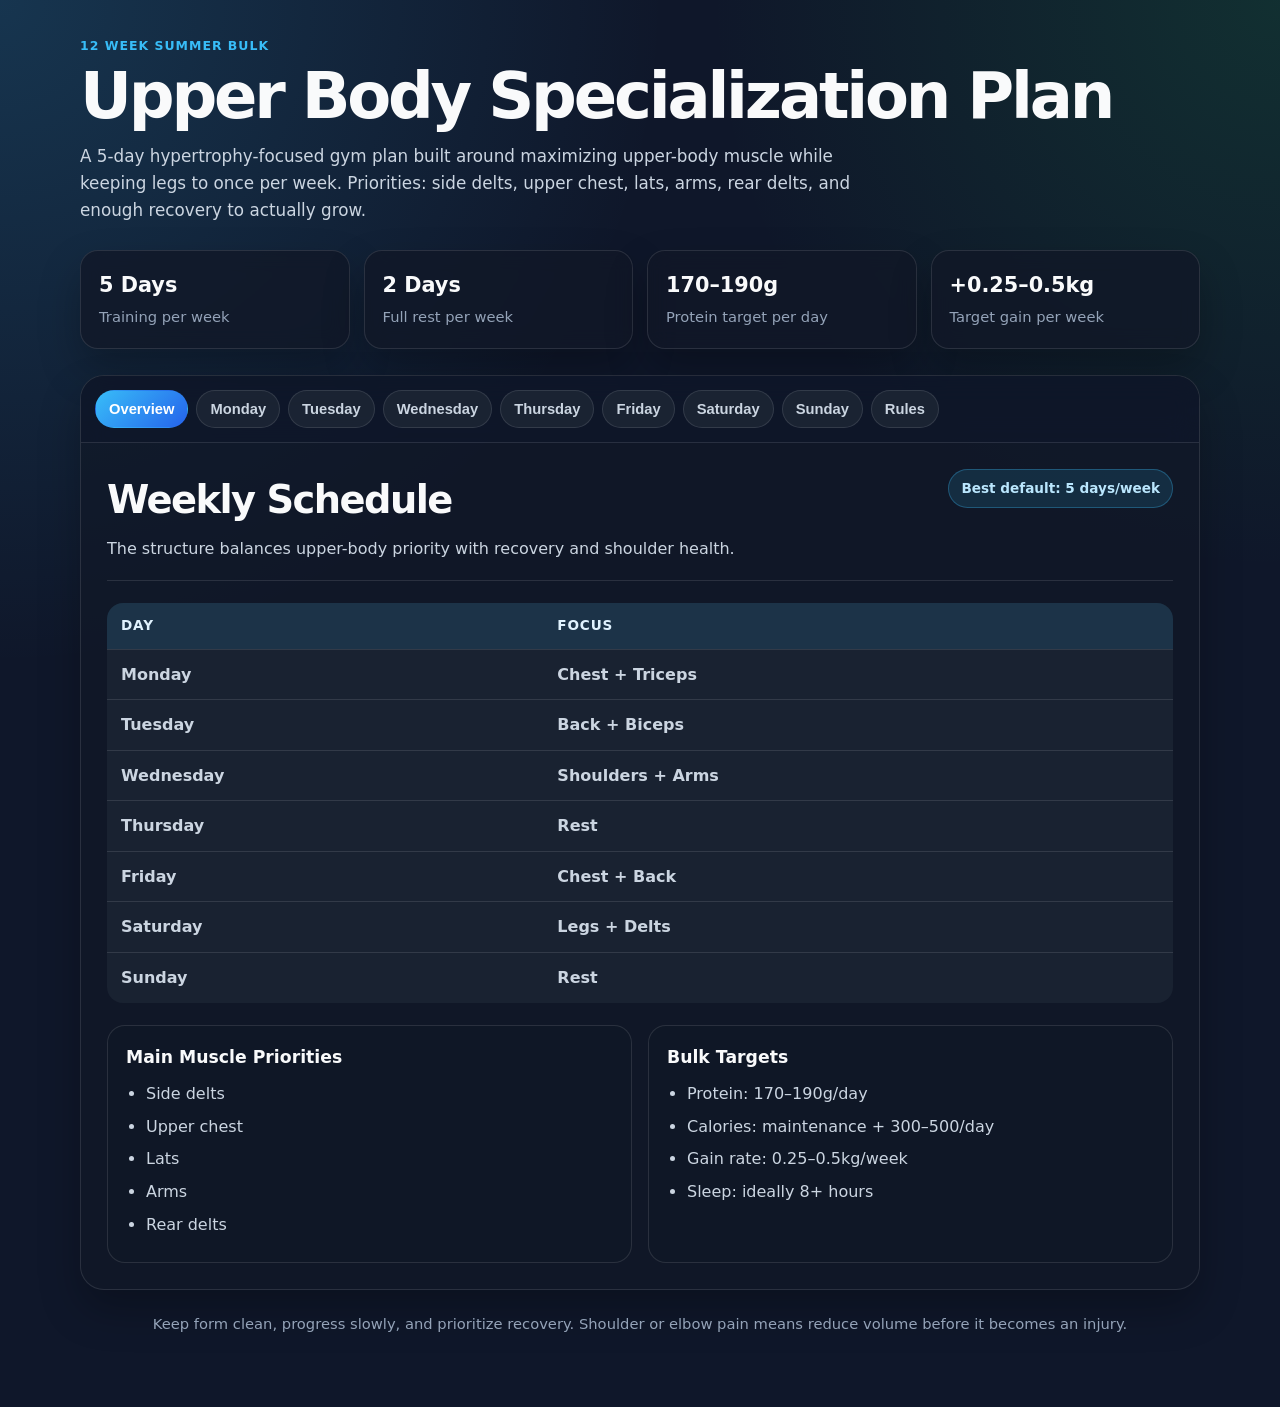
<file: gym.html>
<!DOCTYPE html>
<html lang="en">
<head>
  <meta charset="UTF-8" />
  <meta name="viewport" content="width=device-width, initial-scale=1.0" />
  <title>Summer Upper Body Bulk Plan</title>
  <style>
    :root {
      --bg: #0f172a;
      --card: #111827;
      --card-2: #1f2937;
      --text: #f9fafb;
      --muted: #cbd5e1;
      --subtle: #94a3b8;
      --accent: #38bdf8;
      --accent-2: #22c55e;
      --border: rgba(255, 255, 255, 0.11);
      --shadow: 0 20px 40px rgba(0, 0, 0, 0.25);
      --radius: 18px;
    }

    * {
      box-sizing: border-box;
    }

    html {
      scroll-behavior: smooth;
    }

    body {
      margin: 0;
      font-family: Inter, ui-sans-serif, system-ui, -apple-system, BlinkMacSystemFont, "Segoe UI", sans-serif;
      background:
        radial-gradient(circle at top left, rgba(56, 189, 248, 0.18), transparent 35%),
        radial-gradient(circle at top right, rgba(34, 197, 94, 0.14), transparent 30%),
        var(--bg);
      color: var(--text);
      min-height: 100vh;
      line-height: 1.6;
    }

    .container {
      width: min(1120px, calc(100% - 32px));
      margin: 0 auto;
      padding: 36px 0 56px;
    }

    header {
      margin-bottom: 24px;
    }

    .eyebrow {
      color: var(--accent);
      font-weight: 700;
      letter-spacing: 0.08em;
      text-transform: uppercase;
      font-size: 0.78rem;
      margin-bottom: 8px;
    }

    h1 {
      font-size: clamp(2rem, 5vw, 4rem);
      line-height: 1.02;
      margin: 0 0 14px;
      letter-spacing: -0.05em;
    }

    .intro {
      color: var(--muted);
      max-width: 780px;
      font-size: 1.05rem;
      margin: 0;
    }

    .summary-grid {
      display: grid;
      grid-template-columns: repeat(4, minmax(0, 1fr));
      gap: 14px;
      margin: 26px 0;
    }

    .summary-card {
      background: rgba(17, 24, 39, 0.78);
      border: 1px solid var(--border);
      border-radius: var(--radius);
      padding: 18px;
      box-shadow: var(--shadow);
      backdrop-filter: blur(10px);
    }

    .summary-card strong {
      display: block;
      font-size: 1.3rem;
      margin-bottom: 2px;
    }

    .summary-card span {
      color: var(--subtle);
      font-size: 0.92rem;
    }

    .tabs-shell {
      background: rgba(17, 24, 39, 0.72);
      border: 1px solid var(--border);
      border-radius: 24px;
      box-shadow: var(--shadow);
      overflow: hidden;
    }

    .tab-buttons {
      display: flex;
      flex-wrap: wrap;
      gap: 8px;
      padding: 14px;
      background: rgba(15, 23, 42, 0.72);
      border-bottom: 1px solid var(--border);
      position: sticky;
      top: 0;
      z-index: 10;
      backdrop-filter: blur(14px);
    }

    .tab-button {
      border: 1px solid var(--border);
      color: var(--muted);
      background: rgba(31, 41, 55, 0.75);
      padding: 10px 13px;
      border-radius: 999px;
      cursor: pointer;
      font-weight: 700;
      font-size: 0.92rem;
      transition: transform 0.15s ease, background 0.15s ease, color 0.15s ease, border 0.15s ease;
    }

    .tab-button:hover {
      transform: translateY(-1px);
      color: var(--text);
      border-color: rgba(56, 189, 248, 0.45);
    }

    .tab-button.active {
      background: linear-gradient(135deg, var(--accent), #2563eb);
      color: white;
      border-color: transparent;
    }

    .tab-content {
      display: none;
      padding: 26px;
    }

    .tab-content.active {
      display: block;
    }

    .day-header {
      display: flex;
      justify-content: space-between;
      gap: 16px;
      align-items: flex-start;
      margin-bottom: 22px;
      border-bottom: 1px solid var(--border);
      padding-bottom: 18px;
    }

    .day-header h2 {
      font-size: clamp(1.7rem, 3vw, 2.4rem);
      margin: 0;
      letter-spacing: -0.04em;
    }

    .day-header p {
      margin: 6px 0 0;
      color: var(--muted);
    }

    .badge {
      flex: none;
      background: rgba(56, 189, 248, 0.13);
      color: #bae6fd;
      border: 1px solid rgba(56, 189, 248, 0.3);
      padding: 8px 12px;
      border-radius: 999px;
      font-weight: 800;
      font-size: 0.85rem;
      white-space: nowrap;
    }

    .exercise-list {
      display: grid;
      gap: 12px;
      margin: 0;
      padding: 0;
      list-style: none;
    }

    .exercise {
      display: grid;
      grid-template-columns: 1fr auto;
      align-items: center;
      gap: 16px;
      background: rgba(31, 41, 55, 0.72);
      border: 1px solid var(--border);
      border-radius: 16px;
      padding: 15px 16px;
    }

    .exercise-name {
      font-weight: 800;
      font-size: 1.03rem;
    }

    .exercise-note {
      color: var(--subtle);
      font-size: 0.9rem;
      margin-top: 2px;
    }

    .sets {
      color: white;
      background: rgba(34, 197, 94, 0.16);
      border: 1px solid rgba(34, 197, 94, 0.35);
      padding: 7px 10px;
      border-radius: 10px;
      font-weight: 900;
      white-space: nowrap;
    }

    .info-sections {
      display: grid;
      grid-template-columns: 1fr 1fr;
      gap: 16px;
      margin-top: 22px;
    }

    .info-box {
      background: rgba(17, 24, 39, 0.76);
      border: 1px solid var(--border);
      border-radius: var(--radius);
      padding: 18px;
    }

    .info-box h3 {
      margin: 0 0 10px;
      font-size: 1.08rem;
    }

    .info-box ul {
      margin: 0;
      padding-left: 20px;
      color: var(--muted);
    }

    .info-box li {
      margin: 7px 0;
    }

    .schedule-table {
      width: 100%;
      border-collapse: collapse;
      overflow: hidden;
      border-radius: 16px;
      margin-top: 14px;
      background: rgba(31, 41, 55, 0.62);
    }

    .schedule-table th,
    .schedule-table td {
      padding: 12px 14px;
      text-align: left;
      border-bottom: 1px solid var(--border);
    }

    .schedule-table th {
      color: #e0f2fe;
      background: rgba(56, 189, 248, 0.11);
      font-size: 0.85rem;
      text-transform: uppercase;
      letter-spacing: 0.06em;
    }

    .schedule-table td {
      color: var(--muted);
      font-weight: 650;
    }

    .schedule-table tr:last-child td {
      border-bottom: 0;
    }

    .rest-card {
      background: linear-gradient(135deg, rgba(34, 197, 94, 0.14), rgba(56, 189, 248, 0.1));
      border: 1px solid rgba(34, 197, 94, 0.28);
      border-radius: 18px;
      padding: 22px;
      color: var(--muted);
      font-size: 1.04rem;
    }

    .footer-note {
      margin-top: 22px;
      color: var(--subtle);
      font-size: 0.92rem;
      text-align: center;
    }

    @media (max-width: 850px) {
      .summary-grid,
      .info-sections {
        grid-template-columns: 1fr 1fr;
      }

      .day-header {
        flex-direction: column;
      }
    }

    @media (max-width: 560px) {
      .container {
        width: min(100% - 20px, 1120px);
        padding-top: 20px;
      }

      .summary-grid,
      .info-sections {
        grid-template-columns: 1fr;
      }

      .tab-buttons {
        overflow-x: auto;
        flex-wrap: nowrap;
        padding: 12px;
      }

      .tab-button {
        white-space: nowrap;
      }

      .tab-content {
        padding: 18px;
      }

      .exercise {
        grid-template-columns: 1fr;
      }

      .sets {
        width: fit-content;
      }

      .schedule-table {
        font-size: 0.92rem;
      }

      .schedule-table th,
      .schedule-table td {
        padding: 10px;
      }
    }

    @media print {
      body {
        background: white;
        color: black;
      }

      .tabs-shell,
      .summary-card,
      .info-box,
      .exercise {
        box-shadow: none;
      }

      .tab-buttons {
        display: none;
      }

      .tab-content {
        display: block !important;
        page-break-inside: avoid;
      }
    }
  </style>
</head>

<body>
  <div class="container">
    <header>
      <div class="eyebrow">12 Week Summer Bulk</div>
      <h1>Upper Body Specialization Plan</h1>
      <p class="intro">
        A 5-day hypertrophy-focused gym plan built around maximizing upper-body muscle while keeping legs to once per week.
        Priorities: side delts, upper chest, lats, arms, rear delts, and enough recovery to actually grow.
      </p>
    </header>

    <section class="summary-grid" aria-label="Plan summary">
      <div class="summary-card">
        <strong>5 Days</strong>
        <span>Training per week</span>
      </div>
      <div class="summary-card">
        <strong>2 Days</strong>
        <span>Full rest per week</span>
      </div>
      <div class="summary-card">
        <strong>170–190g</strong>
        <span>Protein target per day</span>
      </div>
      <div class="summary-card">
        <strong>+0.25–0.5kg</strong>
        <span>Target gain per week</span>
      </div>
    </section>

    <section class="tabs-shell">
      <nav class="tab-buttons" aria-label="Workout days">
        <button class="tab-button active" data-tab="overview">Overview</button>
        <button class="tab-button" data-tab="monday">Monday</button>
        <button class="tab-button" data-tab="tuesday">Tuesday</button>
        <button class="tab-button" data-tab="wednesday">Wednesday</button>
        <button class="tab-button" data-tab="thursday">Thursday</button>
        <button class="tab-button" data-tab="friday">Friday</button>
        <button class="tab-button" data-tab="saturday">Saturday</button>
        <button class="tab-button" data-tab="sunday">Sunday</button>
        <button class="tab-button" data-tab="rules">Rules</button>
      </nav>

      <section class="tab-content active" id="overview">
        <div class="day-header">
          <div>
            <h2>Weekly Schedule</h2>
            <p>The structure balances upper-body priority with recovery and shoulder health.</p>
          </div>
          <span class="badge">Best default: 5 days/week</span>
        </div>

        <table class="schedule-table">
          <thead>
            <tr>
              <th>Day</th>
              <th>Focus</th>
            </tr>
          </thead>
          <tbody>
            <tr><td>Monday</td><td>Chest + Triceps</td></tr>
            <tr><td>Tuesday</td><td>Back + Biceps</td></tr>
            <tr><td>Wednesday</td><td>Shoulders + Arms</td></tr>
            <tr><td>Thursday</td><td>Rest</td></tr>
            <tr><td>Friday</td><td>Chest + Back</td></tr>
            <tr><td>Saturday</td><td>Legs + Delts</td></tr>
            <tr><td>Sunday</td><td>Rest</td></tr>
          </tbody>
        </table>

        <div class="info-sections">
          <div class="info-box">
            <h3>Main Muscle Priorities</h3>
            <ul>
              <li>Side delts</li>
              <li>Upper chest</li>
              <li>Lats</li>
              <li>Arms</li>
              <li>Rear delts</li>
            </ul>
          </div>
          <div class="info-box">
            <h3>Bulk Targets</h3>
            <ul>
              <li>Protein: 170–190g/day</li>
              <li>Calories: maintenance + 300–500/day</li>
              <li>Gain rate: 0.25–0.5kg/week</li>
              <li>Sleep: ideally 8+ hours</li>
            </ul>
          </div>
        </div>
      </section>

      <section class="tab-content" id="monday">
        <div class="day-header">
          <div>
            <h2>Monday — Chest + Triceps</h2>
            <p>Heavy chest start, then triceps. Optional lateral raises for extra delt growth.</p>
          </div>
          <span class="badge">Push Emphasis</span>
        </div>
        <ul class="exercise-list">
          <li class="exercise"><div><div class="exercise-name">Bench Press</div><div class="exercise-note">Controlled reps. Leave 1–2 reps in reserve.</div></div><span class="sets">4 × 5–8</span></li>
          <li class="exercise"><div><div class="exercise-name">Incline Dumbbell Press</div><div class="exercise-note">Upper chest focus.</div></div><span class="sets">3 × 8–12</span></li>
          <li class="exercise"><div><div class="exercise-name">Machine Chest Press</div><div class="exercise-note">Stable pressing volume.</div></div><span class="sets">3 × 8–12</span></li>
          <li class="exercise"><div><div class="exercise-name">Cable Fly</div><div class="exercise-note">Stretch and squeeze. Push close to failure.</div></div><span class="sets">3 × 12–20</span></li>
          <li class="exercise"><div><div class="exercise-name">Tricep Pushdown</div><div class="exercise-note">Elbows tucked, full extension.</div></div><span class="sets">3 × 10–15</span></li>
          <li class="exercise"><div><div class="exercise-name">Overhead Cable Tricep Extension</div><div class="exercise-note">Long-head triceps focus.</div></div><span class="sets">3 × 10–15</span></li>
          <li class="exercise"><div><div class="exercise-name">Optional Lateral Raises</div><div class="exercise-note">Add only if shoulders feel fresh.</div></div><span class="sets">3 × 15–20</span></li>
        </ul>
      </section>

      <section class="tab-content" id="tuesday">
        <div class="day-header">
          <div>
            <h2>Tuesday — Back + Biceps</h2>
            <p>Lat width, rowing balance, rear delt/scapular health, then biceps.</p>
          </div>
          <span class="badge">Pull Emphasis</span>
        </div>
        <ul class="exercise-list">
          <li class="exercise"><div><div class="exercise-name">Pull-Ups or Assisted Pull-Ups</div><div class="exercise-note">Use assistance if needed to keep clean reps.</div></div><span class="sets">4 sets</span></li>
          <li class="exercise"><div><div class="exercise-name">Lat Pulldown</div><div class="exercise-note">Drive elbows down, avoid swinging.</div></div><span class="sets">3 × 8–12</span></li>
          <li class="exercise"><div><div class="exercise-name">Single-Arm Cable Pulldown</div><div class="exercise-note">Great lat isolation and side-to-side control.</div></div><span class="sets">3 × 10–15</span></li>
          <li class="exercise"><div><div class="exercise-name">Seated Cable Row</div><div class="exercise-note">Keep chest tall and squeeze shoulder blades.</div></div><span class="sets">3 × 8–12</span></li>
          <li class="exercise"><div><div class="exercise-name">Face Pull</div><div class="exercise-note">Shoulder health and rear delts.</div></div><span class="sets">3 × 15–20</span></li>
          <li class="exercise"><div><div class="exercise-name">Dumbbell Curl</div><div class="exercise-note">Strict form, full range.</div></div><span class="sets">3 × 8–12</span></li>
          <li class="exercise"><div><div class="exercise-name">Hammer Curl</div><div class="exercise-note">Brachialis and forearm thickness.</div></div><span class="sets">3 × 10–15</span></li>
        </ul>
      </section>

      <section class="tab-content" id="wednesday">
        <div class="day-header">
          <div>
            <h2>Wednesday — Shoulders + Arms</h2>
            <p>Delt and arm hypertrophy day. Prioritize lateral and rear delts over ego pressing.</p>
          </div>
          <span class="badge">Delt/Arm Focus</span>
        </div>
        <ul class="exercise-list">
          <li class="exercise"><div><div class="exercise-name">Seated Dumbbell Shoulder Press</div><div class="exercise-note">Moderate-heavy, do not grind ugly reps.</div></div><span class="sets">3 × 8–10</span></li>
          <li class="exercise"><div><div class="exercise-name">Dumbbell Lateral Raise</div><div class="exercise-note">Controlled, slight pause at the top.</div></div><span class="sets">4 × 12–20</span></li>
          <li class="exercise"><div><div class="exercise-name">Cable Lateral Raise</div><div class="exercise-note">Constant tension for side delts.</div></div><span class="sets">3 × 12–20</span></li>
          <li class="exercise"><div><div class="exercise-name">Rear Delt Fly</div><div class="exercise-note">Do not turn it into a row.</div></div><span class="sets">4 × 12–20</span></li>
          <li class="exercise"><div><div class="exercise-name">Incline Dumbbell Curl</div><div class="exercise-note">Stretch-focused biceps work.</div></div><span class="sets">3 × 10–15</span></li>
          <li class="exercise"><div><div class="exercise-name">Preacher Curl</div><div class="exercise-note">Strict reps, avoid bouncing.</div></div><span class="sets">2 × 10–15</span></li>
          <li class="exercise"><div><div class="exercise-name">Rope Pushdown</div><div class="exercise-note">Good pump work for triceps.</div></div><span class="sets">3 × 10–15</span></li>
          <li class="exercise"><div><div class="exercise-name">Skull Crusher or Machine Dip</div><div class="exercise-note">Choose the one that feels better on elbows.</div></div><span class="sets">2 × 10–12</span></li>
        </ul>
      </section>

      <section class="tab-content" id="thursday">
        <div class="day-header">
          <div>
            <h2>Thursday — Rest</h2>
            <p>This rest day helps your Friday and Saturday sessions stay productive.</p>
          </div>
          <span class="badge">Recovery</span>
        </div>
        <div class="rest-card">
          Take the day off from lifting. Walking, light cycling, stretching, or mobility work is fine.
          Avoid turning this into another hard workout. The goal is to recover and grow.
        </div>
      </section>

      <section class="tab-content" id="friday">
        <div class="day-header">
          <div>
            <h2>Friday — Chest + Back</h2>
            <p>Balanced upper day with heavy incline pressing and heavy rows.</p>
          </div>
          <span class="badge">Upper Balance</span>
        </div>
        <ul class="exercise-list">
          <li class="exercise"><div><div class="exercise-name">Incline Barbell Bench</div><div class="exercise-note">Upper chest priority. Leave 1–2 reps in reserve.</div></div><span class="sets">4 × 5–8</span></li>
          <li class="exercise"><div><div class="exercise-name">Chest-Supported Row</div><div class="exercise-note">Heavy row without lower-back fatigue.</div></div><span class="sets">4 × 8–12</span></li>
          <li class="exercise"><div><div class="exercise-name">Flat Dumbbell Press</div><div class="exercise-note">Full range, stable shoulder position.</div></div><span class="sets">3 × 8–12</span></li>
          <li class="exercise"><div><div class="exercise-name">T-Bar Row or Machine Row</div><div class="exercise-note">Back thickness focus.</div></div><span class="sets">3 × 8–12</span></li>
          <li class="exercise"><div><div class="exercise-name">Pec Deck</div><div class="exercise-note">Controlled squeeze and stretch.</div></div><span class="sets">2–3 × 12–20</span></li>
          <li class="exercise"><div><div class="exercise-name">Rear Delt Fly or Face Pull</div><div class="exercise-note">Keep shoulders balanced.</div></div><span class="sets">3 × 15–20</span></li>
          <li class="exercise"><div><div class="exercise-name">Optional Curls</div><div class="exercise-note">Only if biceps feel recovered.</div></div><span class="sets">2 × 10–15</span></li>
          <li class="exercise"><div><div class="exercise-name">Optional Triceps</div><div class="exercise-note">Only if elbows and triceps feel good.</div></div><span class="sets">2 × 10–15</span></li>
        </ul>
      </section>

      <section class="tab-content" id="saturday">
        <div class="day-header">
          <div>
            <h2>Saturday — Legs + Delts</h2>
            <p>One serious leg day plus extra delts for upper-body aesthetics.</p>
          </div>
          <span class="badge">Legs Once Weekly</span>
        </div>
        <ul class="exercise-list">
          <li class="exercise"><div><div class="exercise-name">Leg Press or Squat</div><div class="exercise-note">Pick the one you can progress safely.</div></div><span class="sets">4 × 8–12</span></li>
          <li class="exercise"><div><div class="exercise-name">Romanian Deadlift</div><div class="exercise-note">Hamstrings and glutes. Keep back neutral.</div></div><span class="sets">3 × 8–12</span></li>
          <li class="exercise"><div><div class="exercise-name">Leg Curl</div><div class="exercise-note">Controlled hamstring isolation.</div></div><span class="sets">3 × 10–15</span></li>
          <li class="exercise"><div><div class="exercise-name">Leg Extension or Bulgarian Split Squat</div><div class="exercise-note">Quad accessory. Choose based on preference.</div></div><span class="sets">2–3 × 10–15</span></li>
          <li class="exercise"><div><div class="exercise-name">Calf Raise</div><div class="exercise-note">Pause at stretch and top.</div></div><span class="sets">4 × 10–20</span></li>
          <li class="exercise"><div><div class="exercise-name">Lateral Raise</div><div class="exercise-note">Extra side-delt volume.</div></div><span class="sets">4 × 15–20</span></li>
          <li class="exercise"><div><div class="exercise-name">Rear Delt Fly</div><div class="exercise-note">Rear delt and shoulder balance.</div></div><span class="sets">3 × 15–20</span></li>
          <li class="exercise"><div><div class="exercise-name">Cable Crunch</div><div class="exercise-note">Core work. Add load gradually.</div></div><span class="sets">3 × 10–15</span></li>
        </ul>
      </section>

      <section class="tab-content" id="sunday">
        <div class="day-header">
          <div>
            <h2>Sunday — Rest</h2>
            <p>Full rest day. Eat, sleep, and recover.</p>
          </div>
          <span class="badge">Full Rest</span>
        </div>
        <div class="rest-card">
          No lifting today. This is where a lot of the actual growth happens.
          Keep protein high, stay hydrated, and prepare for Monday.
        </div>
      </section>

      <section class="tab-content" id="rules">
        <div class="day-header">
          <div>
            <h2>Progression + Execution Rules</h2>
            <p>Simple rules to make the plan work for the full 12 weeks.</p>
          </div>
          <span class="badge">Follow These</span>
        </div>

        <div class="info-sections">
          <div class="info-box">
            <h3>Progressive Overload</h3>
            <ul>
              <li>Use the listed rep ranges.</li>
              <li>When you hit the top of the rep range on all sets, increase weight.</li>
              <li>Example: for 3 × 8–12, once you hit 12/12/12, go heavier.</li>
              <li>Small jumps are fine. Progress does not need to be dramatic every week.</li>
            </ul>
          </div>

          <div class="info-box">
            <h3>Effort Level</h3>
            <ul>
              <li>Compounds: stop with 1–2 reps in reserve.</li>
              <li>Isolation lifts: stop with 0–1 reps in reserve.</li>
              <li>Do not fail heavy bench, rows, shoulder press, squats, or RDLs often.</li>
              <li>Failure is more acceptable on raises, curls, pushdowns, flies, and rear delts.</li>
            </ul>
          </div>

          <div class="info-box">
            <h3>Deload</h3>
            <ul>
              <li>Weeks 1–4: build volume and technique.</li>
              <li>Weeks 5–7: push progression hard.</li>
              <li>Week 8: deload with about half the sets and lighter weights.</li>
              <li>Weeks 9–12: push hard again.</li>
            </ul>
          </div>

          <div class="info-box">
            <h3>Nutrition</h3>
            <ul>
              <li>Protein: 170–190g/day.</li>
              <li>Calories: maintenance + 300–500/day.</li>
              <li>Goal gain: 0.25–0.5kg/week.</li>
              <li>If weight is not moving after 2 weeks, add 150–250 calories/day.</li>
            </ul>
          </div>
        </div>
      </section>
    </section>

    <p class="footer-note">
      Keep form clean, progress slowly, and prioritize recovery. Shoulder or elbow pain means reduce volume before it becomes an injury.
    </p>
  </div>

  <script>
    const buttons = document.querySelectorAll(".tab-button");
    const tabs = document.querySelectorAll(".tab-content");

    function activateTab(tabId) {
      buttons.forEach(button => {
        button.classList.toggle("active", button.dataset.tab === tabId);
      });

      tabs.forEach(tab => {
        tab.classList.toggle("active", tab.id === tabId);
      });

      if (history.replaceState) {
        history.replaceState(null, "", "#" + tabId);
      }
    }

    buttons.forEach(button => {
      button.addEventListener("click", () => activateTab(button.dataset.tab));
    });

    const initialTab = window.location.hash.replace("#", "");
    if (initialTab && document.getElementById(initialTab)) {
      activateTab(initialTab);
    }
  </script>
</body>
</html>
</file>
